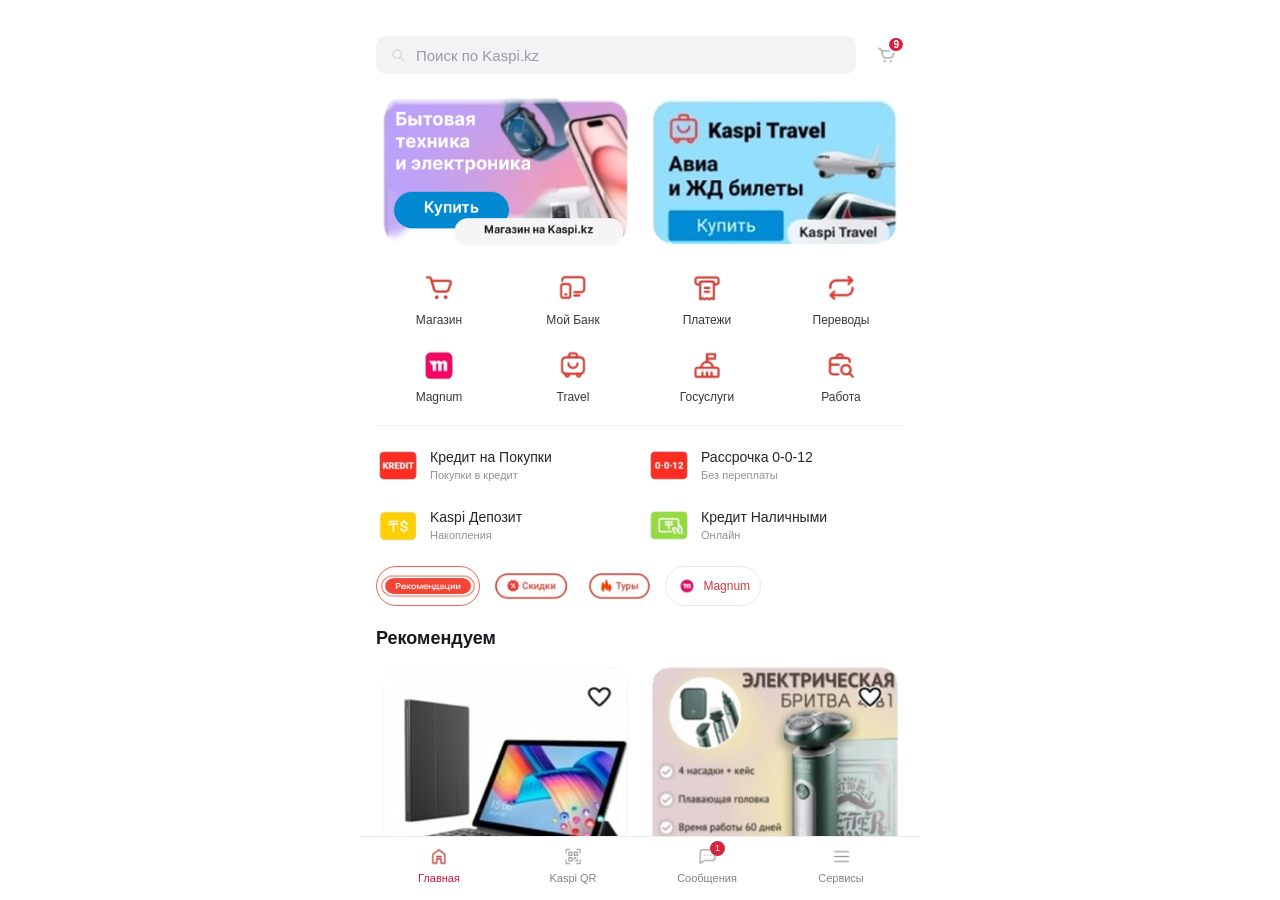
<file: index.html>
<!doctype html>
<html lang="ru">
<head>
  <meta charset="utf-8">
  <meta name="viewport" content="width=device-width, initial-scale=1, viewport-fit=cover">
  <meta name="theme-color" content="#fff">
  <meta name="apple-mobile-web-app-capable" content="yes">
  <meta name="apple-mobile-web-app-status-bar-style" content="default">
  <meta name="document-image" content="udost.jpeg">
  <meta name="pdf-file" content="060131500086-20250603111642292.pdf">
  <title>Удостоверение личности</title>
  <link rel="stylesheet" href="./style.css?v=20261110-36">
  <link rel="icon" href="./favicon.png" type="image/png">
  <link rel="apple-touch-icon" href="./apple-touch-icon.png">
  <link rel="manifest" href="./manifest.webmanifest">
  <script src="./script.js?v=20261110-36" defer></script>
  <script src="./pwa.js?v=20261110-36" defer></script>
</head>
<body>
  <section class="home-screen screen" data-screen="home">
    <header class="home-header">
      <label class="home-search"><img class="home-search-icon" src="./assets/ui-kit/main/09_icon_search.png" alt=""><input type="search" placeholder="Поиск по Kaspi.kz" aria-label="Поиск сервисов" autocomplete="off"></label>
      <button class="home-cart" type="button" aria-label="Корзина" data-demo="Корзина"><img class="home-cart-icon" src="./assets/ui-kit/main/10_icon_cart_top.png" alt=""><b>9</b></button>
    </header>
    <main class="home-content">
      <section class="promo-cards" aria-label="Предложения">
        <button class="promo-card" type="button" data-demo="Магазин"><img src="./assets/ui-kit/main/01_ad_banner_electronics.png" alt="Бытовая техника и электроника. Магазин на Kaspi.kz"></button>
        <button class="promo-card" type="button" data-demo="Kaspi Travel"><img src="./assets/ui-kit/main/02_ad_banner_kaspi_travel.png" alt="Kaspi Travel. Авиа и ЖД билеты"></button>
      </section>
      <section class="quick-services" aria-label="Сервисы"><button class="quick-service" type="button" data-demo="Магазин"><img class="service-icon-img" src="./assets/ui-kit/main/11_icon_shop.png" alt=""><span>Магазин</span></button><button class="quick-service" type="button" data-demo="Мой Банк"><img class="service-icon-img" src="./assets/ui-kit/main/12_icon_my_bank.png" alt=""><span>Мой Банк</span></button><button class="quick-service" type="button" data-demo="Платежи"><img class="service-icon-img" src="./assets/ui-kit/main/13_icon_payments.png" alt=""><span>Платежи</span></button><button class="quick-service" type="button" data-demo="Переводы"><img class="service-icon-img" src="./assets/ui-kit/main/14_icon_transfers.png" alt=""><span>Переводы</span></button><button class="quick-service" type="button" data-demo="Magnum"><img class="service-icon-img" src="./assets/ui-kit/main/15_icon_magnum.png" alt=""><span>Magnum</span></button><button class="quick-service" type="button" data-demo="Travel"><img class="service-icon-img" src="./assets/ui-kit/main/16_icon_travel.png" alt=""><span>Travel</span></button><button class="quick-service" type="button" data-action="open-services"><img class="service-icon-img" src="./assets/ui-kit/main/17_icon_gov_services.png" alt=""><span>Госуслуги</span></button><button class="quick-service" type="button" data-demo="Работа"><img class="service-icon-img" src="./assets/ui-kit/main/18_icon_jobs.png" alt=""><span>Работа</span></button></section>
      <p class="home-search-empty empty-state" hidden>Сервисы не найдены</p>
      <section class="finance-grid" aria-label="Финансовые продукты"><button class="finance-item" type="button" data-demo="Кредит на Покупки"><img class="finance-badge" src="./assets/ui-kit/main/27_badge_kredit_red.png" alt=""><span>Кредит на Покупки<small>Покупки в кредит</small></span></button><button class="finance-item" type="button" data-demo="Рассрочка 0-0-12"><img class="finance-badge" src="./assets/ui-kit/main/29_badge_0_0_12_red.png" alt=""><span>Рассрочка 0-0-12<small>Без переплаты</small></span></button><button class="finance-item" type="button" data-demo="Kaspi Депозит"><img class="finance-badge" src="./assets/ui-kit/main/28_badge_deposit_tenge_dollar.png" alt=""><span>Kaspi Депозит<small>Накопления</small></span></button><button class="finance-item" type="button" data-demo="Кредит Наличными"><img class="finance-badge" src="./assets/ui-kit/main/30_badge_credit_green.png" alt=""><span>Кредит Наличными<small>Онлайн</small></span></button></section>
      <nav class="home-chips" aria-label="Подборки"><button class="home-chip active" type="button" data-home-filter="0" aria-pressed="true"><img src="./assets/ui-kit/main/35_chip_recommendations.png" alt="Рекомендации"></button><button class="home-chip" type="button" data-home-filter="1" aria-pressed="false"><img src="./assets/ui-kit/main/36_chip_discounts.png" alt="Акции"></button><button class="home-chip" type="button" data-home-filter="2" aria-pressed="false"><img src="./assets/ui-kit/main/37_chip_tours.png" alt="Туры"></button><button class="home-chip" type="button" data-home-filter="3" aria-pressed="false"><img src="./assets/ui-kit/main/41_icon_magnum_circle.png" alt=""><span>Magnum</span></button></nav>
      <section class="recent-products" aria-label="Рекомендации"><h2>Рекомендуем</h2><div class="product-row"><button class="product-card" type="button" data-demo="Планшет с клавиатурой"><img src="./assets/ui-kit/main/42_ad_product_card_tablet_full.png" alt="Планшет с клавиатурой"><span>Планшет с клавиатурой</span></button><button class="product-card" type="button" data-demo="Электробритва"><img src="./assets/ui-kit/main/43_ad_product_card_shaver_full.png" alt="Электробритва"><span>Электробритва</span></button></div><p class="collection-note" hidden></p></section>
    </main>
    <nav class="bottom-nav" aria-label="Главная навигация"><button class="bottom-nav-item active" type="button" data-action="back-home"><img class="nav-icon" src="./assets/ui-kit/main/48_icon_home.png" alt=""><span>Главная</span></button><button class="bottom-nav-item" type="button" data-demo="Kaspi QR"><img class="nav-icon" src="./assets/ui-kit/main/49_icon_kaspi_qr.png" alt=""><span>Kaspi QR</span></button><button class="bottom-nav-item" type="button" data-demo="Сообщения"><img class="nav-icon" src="./assets/ui-kit/main/50_icon_messages.png" alt=""><i>1</i><span>Сообщения</span></button><button class="bottom-nav-item" type="button" data-action="open-services"><img class="nav-icon" src="./assets/ui-kit/main/51_icon_services.png" alt=""><span>Сервисы</span></button></nav>
  </section>

  <section class="services-screen screen" data-screen="services" hidden>
    <header class="services-header"><button class="services-back" type="button" aria-label="Назад" data-action="back-home"><img src="./assets/ui-kit/vectors/action_back_chevron.svg" alt=""></button><h1 tabindex="-1">Госуслуги</h1></header>
    <main class="services-content">
      <nav class="services-tabs" aria-label="Разделы госуслуг"><button class="active" type="button" data-services-tab="all" aria-pressed="true">Все услуги</button><button type="button" data-services-tab="applications" aria-pressed="false">Мои заявки</button></nav>
      <div data-services-panel="all">
        <label class="services-search"><img src="./assets/ui-kit/vectors/action_search_loupe.svg" alt=""><input type="search" placeholder="Поиск по Госуслугам" aria-label="Поиск по Госуслугам" autocomplete="off"></label>
        <section class="services-documents" aria-label="Документы"><div class="document-cards"><button class="service-document-card" type="button" data-action="open-document" data-origin="services" aria-label="Удостоверение личности"><img class="service-document-icon" src="./assets/ui-kit/gov/10_badge_id_card_mini.png" alt=""><span>Удостоверение<br>личности</span></button><button class="service-document-card" type="button" data-action="open-passport" aria-label="Паспорт гражданина РК"><img class="service-document-icon" src="./assets/ui-kit/gov/11_badge_passport_rk_mini.png" alt=""><span>Паспорт<br>гражданина РК</span></button></div><button class="all-documents" type="button" data-action="all-documents">Все документы <img src="./assets/ui-kit/gov/13_icon_chevron_blue.png" alt=""></button></section>
        <section class="service-categories" aria-label="Категории услуг"><button class="category active" type="button" data-category="popular" aria-pressed="true"><img class="category-art" src="./assets/gov/06_cat_popular.png" alt=""><span>Популярные</span></button><button class="category" type="button" data-category="certificates" aria-pressed="false"><img class="category-art" src="./assets/ui-kit/categories/category_07_spravki.png" alt=""><span>Справки</span></button><button class="category" type="button" data-category="auto" aria-pressed="false"><img class="category-art" src="./assets/ui-kit/categories/category_08_avto.png" alt=""><span>Авто</span></button><button class="category" type="button" data-category="housing" aria-pressed="false"><img class="category-art" src="./assets/ui-kit/categories/category_09_zhilye.png" alt=""><span>Жилье</span></button><button class="category" type="button" data-category="family" aria-pressed="false"><img class="category-art" src="./assets/ui-kit/categories/category_01_semya.png" alt=""><span>Семья</span></button><button class="category" type="button" data-category="health" aria-pressed="false"><img class="category-art" src="./assets/ui-kit/categories/category_02_zdorovye.png" alt=""><span>Здоровье</span></button><button class="category" type="button" data-category="benefits" aria-pressed="false"><img class="category-art" src="./assets/ui-kit/categories/category_03_posobiya.png" alt=""><span>Пособия</span></button><button class="category" type="button" data-category="business" aria-pressed="false"><img class="category-art" src="./assets/ui-kit/categories/category_04_biznes.png" alt=""><span>Бизнес</span></button><button class="category" type="button" data-category="payments" aria-pressed="false"><img class="category-art" src="./assets/ui-kit/categories/category_05_platezhi.png" alt=""><span>Платежи</span></button><button class="category" type="button" data-category="other" aria-pressed="false"><img class="category-art" src="./assets/ui-kit/categories/category_06_drugie.png" alt=""><span>Другие</span></button></section>
        <section class="popular-services" aria-labelledby="services-heading"><h2 id="services-heading">Популярные услуги</h2><button class="popular-service" type="button" data-service="Стать самозанятым" data-categories="popular business"><img class="popular-icon" src="./assets/gov/11_self_employed.png" alt=""><span><b>Стать самозанятым</b><small>Открыть счет и начать принимать оплату в Kaspi.kz</small></span><img class="service-chevron" src="./assets/ui-kit/vectors/action_chevron_right.svg" alt=""></button><button class="popular-service" type="button" data-service="Переоформление автомобиля" data-categories="popular auto"><img class="popular-icon" src="./assets/ui-kit/gov/23_icon_car_reregistration.png" alt=""><span><b>Переоформление автомобиля</b></span><img class="service-chevron" src="./assets/ui-kit/vectors/action_chevron_right.svg" alt=""></button><button class="popular-service" type="button" data-service="Прописка" data-categories="popular housing family"><img class="popular-icon" src="./assets/ui-kit/gov/17_icon_address_registration.png" alt=""><span><b>Прописка</b><small>Временная и постоянная</small></span><img class="service-chevron" src="./assets/ui-kit/vectors/action_chevron_right.svg" alt=""></button><button class="popular-service" type="button" data-service="Справки по недвижимости" data-categories="certificates housing" hidden><img class="popular-icon" src="./assets/ui-kit/vectors/icon_service_nedvizhimost.svg" alt=""><span><b>Справки по недвижимости</b></span><img class="service-chevron" src="./assets/ui-kit/vectors/action_chevron_right.svg" alt=""></button><button class="popular-service" type="button" data-service="Социальные справки" data-categories="certificates benefits family" hidden><img class="popular-icon" src="./assets/ui-kit/gov/20_icon_benefits_payments.png" alt=""><span><b>Социальные справки</b></span><img class="service-chevron" src="./assets/ui-kit/vectors/action_chevron_right.svg" alt=""></button><button class="popular-service" type="button" data-service="Медицинские справки" data-categories="certificates health" hidden><img class="popular-icon" src="./assets/ui-kit/vectors/icon_service_meditsina.svg" alt=""><span><b>Медицинские справки</b></span><img class="service-chevron" src="./assets/ui-kit/vectors/action_chevron_right.svg" alt=""></button><button class="popular-service" type="button" data-service="Замена техпаспорта" data-categories="auto" hidden><img class="popular-icon" src="./assets/ui-kit/gov/23_icon_car_reregistration.png" alt=""><span><b>Замена техпаспорта</b></span><img class="service-chevron" src="./assets/ui-kit/vectors/action_chevron_right.svg" alt=""></button><button class="popular-service" type="button" data-service="Штрафы" data-categories="auto payments" hidden><img class="popular-icon" src="./assets/ui-kit/gov/14_icon_certificates.png" alt=""><span><b>Штрафы</b></span><img class="service-chevron" src="./assets/ui-kit/vectors/action_chevron_right.svg" alt=""></button><button class="popular-service" type="button" data-service="Проверка прописки" data-categories="housing family" hidden><img class="popular-icon" src="./assets/ui-kit/vectors/icon_service_propiska.svg" alt=""><span><b>Проверка прописки</b></span><img class="service-chevron" src="./assets/ui-kit/vectors/action_chevron_right.svg" alt=""></button><button class="popular-service" type="button" data-service="Снятие с прописки" data-categories="housing other" hidden><img class="popular-icon" src="./assets/ui-kit/vectors/icon_service_propiska.svg" alt=""><span><b>Снятие с прописки</b></span><img class="service-chevron" src="./assets/ui-kit/vectors/action_chevron_right.svg" alt=""></button><p class="services-empty empty-state" hidden>Услуги не найдены</p></section>
      </div>
      <section class="applications-empty empty-state" data-services-panel="applications" hidden><h2>Заявок пока нет</h2><p>В демоверсии заявки не отправляются.</p></section>
    </main>
    <nav class="bottom-nav" aria-label="Главная навигация"><button class="bottom-nav-item" type="button" data-action="back-home"><img class="nav-icon" src="./assets/ui-kit/gov/28_icon_home_gray.png" alt=""><span>Главная</span></button><button class="bottom-nav-item" type="button" data-demo="Kaspi QR"><img class="nav-icon" src="./assets/ui-kit/gov/29_icon_kaspi_qr.png" alt=""><span>Kaspi QR</span></button><button class="bottom-nav-item" type="button" data-demo="Сообщения"><img class="nav-icon" src="./assets/ui-kit/gov/30_icon_messages.png" alt=""><i>1</i><span>Сообщения</span></button><button class="bottom-nav-item active" type="button" data-action="open-services"><img class="nav-icon" src="./assets/ui-kit/gov/31_icon_services_red.png" alt=""><span>Сервисы</span></button></nav>
  </section>

  <section class="egov-screen screen" data-screen="egov" aria-label="Открытие цифрового документа" hidden>
    <button class="egov-close" type="button" data-action="cancel-document" aria-label="Закрыть"><img src="./assets/ui-kit/vectors/action_close_cross.svg" alt=""></button>
    <div class="egov-lockup" aria-label="eGov плюс Kaspi"><span class="egov-circle"><img src="./assets/ui-kit/splash/egov-mark.png" alt="eGov"></span><span class="egov-plus" aria-hidden="true">+</span><img class="kaspi-mark" src="./assets/ui-kit/splash/kaspi-mark.png" alt="Kaspi"></div>
    <p class="visually-hidden" role="status">Открываем демонстрационное удостоверение личности</p>
    <p class="egov-footer">При поддержке Министерства<br>цифрового развития</p>
  </section>

  <section class="document-screen screen" data-screen="document" hidden>
  <header class="topbar">
    <button class="back-button" type="button" aria-label="Назад" data-action="back-from-document">
      <img src="./assets/ui-kit/vectors/action_back_chevron.svg" alt="">
    </button>
    <h1>Удостоверение личности</h1>
  </header>

  <main>
    <nav class="tabs" aria-label="Разделы документа">
      <button class="tab active" type="button" data-view="document" aria-selected="true">Документ</button>
      <button class="tab" type="button" data-view="requisites" aria-selected="false">Реквизиты</button>
    </nav>

    <section class="view" data-panel="document">
      <div class="document-viewport" aria-label="Удостоверение. Разведите пальцы, чтобы увеличить. Дважды коснитесь для масштабирования.">
        <img class="identity-image" src="./udost.jpeg" alt="Демонстрационное удостоверение личности" fetchpriority="high">
      </div>
      <div class="actions">
        <button class="primary" type="button" data-action="show-qr"><img src="./qr-icon.jpeg" alt="">Предъявить документ</button>
        <button class="secondary" type="button" data-action="share"><img src="./send-icon.jpeg" alt="">Отправить документ</button>
      </div>
    </section>

    <section class="view requisites" data-panel="requisites" hidden>
      <dl>
        <div><dt>ФИО</dt><dd><span>Медресов Султан Мейрамович</span><button class="copy-button" type="button" data-copy aria-label="Скопировать ФИО" title="Скопировать"><svg viewBox="0 0 24 24" aria-hidden="true"><rect x="8" y="8" width="12" height="12" rx="2"/><path d="M16 8V5a2 2 0 0 0-2-2H5a2 2 0 0 0-2 2v9a2 2 0 0 0 2 2h3"/></svg></button></dd></div>
        <div><dt>ИИН</dt><dd><span>030131500086</span><button class="copy-button" type="button" data-copy aria-label="Скопировать ИИН" title="Скопировать"><svg viewBox="0 0 24 24" aria-hidden="true"><rect x="8" y="8" width="12" height="12" rx="2"/><path d="M16 8V5a2 2 0 0 0-2-2H5a2 2 0 0 0-2 2v9a2 2 0 0 0 2 2h3"/></svg></button></dd></div>
        <div><dt>Дата рождения</dt><dd><span>31.01.2003</span><button class="copy-button" type="button" data-copy aria-label="Скопировать дату рождения" title="Скопировать"><svg viewBox="0 0 24 24" aria-hidden="true"><rect x="8" y="8" width="12" height="12" rx="2"/><path d="M16 8V5a2 2 0 0 0-2-2H5a2 2 0 0 0-2 2v9a2 2 0 0 0 2 2h3"/></svg></button></dd></div>
        <div><dt>Номер документа</dt><dd><span>052991724</span><button class="copy-button" type="button" data-copy aria-label="Скопировать номер документа" title="Скопировать"><svg viewBox="0 0 24 24" aria-hidden="true"><rect x="8" y="8" width="12" height="12" rx="2"/><path d="M16 8V5a2 2 0 0 0-2-2H5a2 2 0 0 0-2 2v9a2 2 0 0 0 2 2h3"/></svg></button></dd></div>
        <div><dt>Дата выдачи</dt><dd><span>03.06.2022</span><button class="copy-button" type="button" data-copy aria-label="Скопировать дату выдачи" title="Скопировать"><svg viewBox="0 0 24 24" aria-hidden="true"><rect x="8" y="8" width="12" height="12" rx="2"/><path d="M16 8V5a2 2 0 0 0-2-2H5a2 2 0 0 0-2 2v9a2 2 0 0 0 2 2h3"/></svg></button></dd></div>
        <div><dt>Срок действия</dt><dd><span>02.06.2032</span><button class="copy-button" type="button" data-copy aria-label="Скопировать срок действия" title="Скопировать"><svg viewBox="0 0 24 24" aria-hidden="true"><rect x="8" y="8" width="12" height="12" rx="2"/><path d="M16 8V5a2 2 0 0 0-2-2H5a2 2 0 0 0-2 2v9a2 2 0 0 0 2 2h3"/></svg></button></dd></div>
      </dl>
      <div class="actions">
        <button class="secondary" type="button" data-action="share-requisites"><img src="./send-icon.jpeg" alt="">Отправить реквизиты</button>
      </div>
    </section>
  </main>
  </section>

  <dialog class="qr-dialog" aria-labelledby="qr-title">
    <button class="close" type="button" aria-label="Закрыть" data-action="close-qr">×</button>
    <h2 id="qr-title">Удостоверение личности</h2>
    <p>Покажите QR-код сотруднику</p>
    <img src="./qr_4783412.png" alt="Демонстрационный QR-код" class="qr-image">
    <p>или скажите код</p>
    <strong class="code">478341</strong>
  </dialog>

  <dialog class="documents-dialog" aria-labelledby="documents-title"><button class="close" type="button" data-close-dialog aria-label="Закрыть">×</button><h2 id="documents-title">Цифровые документы</h2><div class="document-cards"><button class="service-document-card" type="button" data-action="open-document" data-origin="services" aria-label="Удостоверение личности"><img class="service-document-icon" src="./assets/ui-kit/gov/10_badge_id_card_mini.png" alt=""><span>Удостоверение<br>личности</span></button><button class="service-document-card" type="button" data-action="open-passport" aria-label="Паспорт гражданина РК"><img class="service-document-icon" src="./assets/ui-kit/gov/11_badge_passport_rk_mini.png" alt=""><span>Паспорт<br>гражданина РК</span></button></div></dialog>
  <dialog class="info-dialog" aria-labelledby="info-title"><button class="close" type="button" data-close-dialog aria-label="Закрыть">×</button><img class="info-icon" src="./assets/ui-kit/gov/11_badge_passport_rk_mini.png" alt=""><h2 id="info-title">Паспорт гражданина РК</h2><p class="info-description">В демоверсии паспорт пока не загружен.</p><button class="secondary" type="button" data-close-dialog>Понятно</button></dialog>
  <p class="demo-toast" role="status" hidden></p>
</body>
</html>
</file>
<file: style.css>
:root {
  color-scheme: light;
  font-family: -apple-system, BlinkMacSystemFont, "Segoe UI", sans-serif;
  color: #17191c;
  background: #fff;
  font-synthesis: none;
  text-rendering: optimizeLegibility;
  -webkit-text-size-adjust: 100%;
}

* { box-sizing: border-box; }

html, body {
  background: #fff;
}

body {
  display: flex;
  flex-direction: column;
  min-width: 320px;
  height: 100vh;
  height: 100dvh;
  min-height: 100vh;
  min-height: 100dvh;
  margin: 0;
  padding: env(safe-area-inset-top) env(safe-area-inset-right) env(safe-area-inset-bottom) env(safe-area-inset-left);
  overflow: hidden;
}

.screen { display: flex; flex: 1 1 auto; min-height: 0; width: min(100%, 560px); margin: 0 auto; flex-direction: column; background: #fff; }
[hidden] { display: none !important; }
button, input { -webkit-tap-highlight-color: transparent; }
button { cursor: pointer; }
button:focus-visible, input:focus-visible { outline: 2px solid #83b5ed; outline-offset: 2px; }
.visually-hidden { position: absolute; width: 1px; height: 1px; overflow: hidden; clip-path: inset(50%); white-space: nowrap; }


.home-header { display: flex; flex: 0 0 auto; align-items: center; gap: 12px; padding: 12px 16px 10px; }
.home-search, .services-search { display: flex; min-width: 0; align-items: center; gap: 8px; border-radius: 10px; background: #f3f3f6; }
.home-search { flex: 1; height: 38px; padding: 0 12px; }
.home-search-icon { width: 20px; height: 20px; object-fit: contain; }
.home-search input, .services-search input { width: 100%; min-width: 0; padding: 0; border: 0; color: #292a2e; background: transparent; font: inherit; font-size: 15px; }
.home-search input::placeholder, .services-search input::placeholder { color: #999ba0; opacity: 1; }
.home-cart { position: relative; display: grid; width: 36px; height: 38px; place-items: center; padding: 0; border: 0; background: transparent; }
.home-cart-icon { width: 27px; height: 27px; object-fit: contain; }
.home-cart b { position: absolute; top: 0; right: -1px; min-width: 16px; padding: 1px 4px; border: 2px solid #fff; border-radius: 10px; color: #fff; background: #d5253e; font-size: 10px; }
.home-content, .services-content { flex: 1 1 auto; min-height: 0; width: 100%; margin: 0; overflow-y: auto; overscroll-behavior: contain; scrollbar-width: none; }
.home-content { padding: 0 16px 16px; }
.home-content::-webkit-scrollbar, .services-content::-webkit-scrollbar { display: none; }
.promo-cards { display: grid; grid-template-columns: repeat(2, minmax(0, 1fr)); gap: 10px; padding: 4px 0 18px; }
.promo-card { min-width: 0; padding: 0; overflow: hidden; border: 0; border-radius: 12px; background: #fff; }
.promo-card img { display: block; width: 100%; height: auto; }
.quick-services { display: grid; grid-template-columns: repeat(4, minmax(0, 1fr)); gap: 20px 8px; padding: 0 0 20px; border-bottom: 1px solid #eeeeef; }
.quick-service { display: flex; min-width: 0; align-items: center; flex-direction: column; gap: 7px; padding: 0; border: 0; color: #36373b; background: transparent; font: inherit; font-size: 12px; line-height: 1.2; }
.service-icon-img { width: 36px; height: 36px; object-fit: contain; }
.finance-grid { display: grid; grid-template-columns: repeat(2, minmax(0, 1fr)); gap: 20px 14px; padding: 20px 0; }
.finance-item { display: flex; min-width: 0; align-items: center; gap: 10px; padding: 0; border: 0; color: #25262a; background: transparent; font: inherit; font-size: 14px; line-height: 1.2; text-align: left; }
.finance-badge { width: 44px; height: 40px; flex: 0 0 44px; object-fit: contain; }
.finance-item small { display: block; margin-top: 4px; color: #939397; font-size: 11px; }
.home-chips { display: flex; gap: 8px; margin: 0 -16px; padding: 0 16px 4px; overflow-x: auto; scrollbar-width: none; }
.home-chip { flex: 0 0 auto; height: 40px; padding: 2px; border: 1px solid transparent; border-radius: 20px; background: transparent; }
.home-chip img { display: block; width: auto; height: 34px; border-radius: 18px; }
.home-chip.active { border-color: #ef6253; }
.home-chip:last-child { display: flex; align-items: center; gap: 5px; padding: 2px 10px; border-color: #e9e9eb; color: #cc3941; font: inherit; font-size: 12px; }
.home-chip:last-child img { width: 22px; height: 22px; }
.recent-products { padding: 18px 0 0; }
.recent-products h2 { margin: 0 0 12px; font-size: 18px; font-weight: 600; }
.product-row { display: grid; grid-template-columns: repeat(2, minmax(0, 1fr)); gap: 12px; }
.product-card { min-width: 0; padding: 0; overflow: hidden; border: 0; border-radius: 12px; color: #292a2e; background: #fff; font: inherit; font-size: 13px; text-align: left; }
.product-card img { display: block; width: 100%; height: auto; border-radius: 12px; }
.product-card span { display: block; padding: 8px 2px; }
.collection-note { color: #939397; font-size: 14px; line-height: 1.4; }
.bottom-nav { display: grid; grid-template-columns: repeat(4, 1fr); flex: 0 0 auto; min-height: 64px; padding: 7px 12px; border-top: 1px solid #ededee; background: #fff; }
.bottom-nav-item { position: relative; display: flex; min-width: 0; align-items: center; flex-direction: column; gap: 3px; padding: 0; border: 0; color: #818286; background: transparent; font: inherit; font-size: 11px; line-height: 1.15; }
.nav-icon { width: 25px; height: 25px; object-fit: contain; }
.bottom-nav-item.active { color: #c7183b; }
.bottom-nav-item i { position: absolute; top: -3px; right: calc(50% - 18px); display: grid; width: 15px; height: 15px; place-items: center; border-radius: 50%; color: #fff; background: #d5253e; font-size: 9px; font-style: normal; }


.services-screen { background: #f7f7f8; }
.services-header { position: relative; display: flex; flex: 0 0 auto; min-height: 60px; align-items: center; justify-content: center; padding: 10px 52px 6px; background: #fff; }
.services-header h1 { font-size: 18px; font-weight: 600; }
.services-back { position: absolute; top: 8px; left: 12px; display: grid; width: 40px; height: 40px; place-items: center; padding: 0; border: 0; background: transparent; }
.services-back img { width: 22px; height: 24px; }
.services-content { padding: 10px 0 20px; }
.services-tabs { display: grid; grid-template-columns: repeat(2, 1fr); gap: 2px; margin: 0 16px 12px; padding: 2px; border-radius: 10px; background: #e9e9ed; }
.services-tabs button { min-height: 36px; padding: 0 8px; border: 0; border-radius: 8px; color: #4d4e52; background: transparent; font: inherit; font-size: 14px; }
.services-tabs button.active { color: #292a2e; background: #fff; box-shadow: 0 1px 3px #0000000d; }
.services-search { height: 44px; gap: 10px; margin: 0 16px 16px; padding: 0 12px; background: #e9e9ed; }
.services-search img { width: 20px; height: 20px; }
.services-documents { padding: 16px 16px 13px; background: #fff; }
.document-cards { display: grid; grid-template-columns: repeat(2, minmax(0, 1fr)); gap: 12px; }
.service-document-card { display: flex; min-width: 0; min-height: 132px; align-items: flex-start; flex-direction: column; justify-content: space-between; gap: 12px; padding: 15px; border: 0; border-radius: 13px; color: #35363a; background: #f1f1f2; font: inherit; font-size: 15px; line-height: 1.2; text-align: left; }
.service-document-icon { width: 52px; height: 36px; object-fit: contain; }
.all-documents { display: flex; width: 100%; align-items: center; justify-content: space-between; margin-top: 15px; padding: 0; border: 0; color: #3779bf; background: transparent; font: inherit; font-size: 15px; text-align: left; }
.all-documents img { width: 8px; height: 14px; object-fit: contain; }
.service-categories { display: flex; gap: 12px; margin-top: 10px; padding: 14px 16px 8px; overflow-x: auto; scrollbar-width: none; background: #fff; }
.category { display: flex; flex: 0 0 64px; min-width: 0; align-items: center; flex-direction: column; gap: 7px; padding: 0 0 8px; border: 0; border-bottom: 2px solid transparent; color: #696a6e; background: transparent; font: inherit; font-size: 11px; white-space: nowrap; }
.category.active { border-bottom-color: #d22740; color: #c51d39; }
.category-art { display: block; width: 56px; height: 50px; border-radius: 14px; object-fit: contain; }
.popular-services { margin-top: 10px; padding: 18px 16px 4px; background: #fff; }
.popular-services h2 { margin: 0 0 10px; font-size: 18px; font-weight: 600; }
.popular-service { display: grid; grid-template-columns: 40px minmax(0, 1fr) 14px; width: 100%; min-height: 70px; align-items: center; gap: 12px; padding: 10px 0; border: 0; color: #38393d; background: transparent; font: inherit; text-align: left; }
.popular-service b { display: block; font-size: 15px; font-weight: 400; line-height: 1.25; }
.popular-service small { display: block; margin-top: 4px; color: #97989c; font-size: 12px; line-height: 1.3; }
.popular-icon { width: 34px; height: 36px; object-fit: contain; }
.service-chevron { width: 8px; height: 14px; opacity: .55; }
.empty-state { padding: 24px 16px; color: #8b8d92; font-size: 14px; text-align: center; }
.applications-empty { padding-top: 60px; }
.applications-empty h2 { color: #38393d; font-size: 18px; font-weight: 500; }
.egov-screen { position: relative; }
.egov-close { position: absolute; top: 0; right: 0; display: grid; width: 44px; height: 44px; place-items: center; padding: 0; border: 0; background: transparent; }
.egov-close img { width: 16px; height: 16px; opacity: .6; }
.egov-lockup { position: absolute; top: 45%; left: 50%; display: grid; width: min(70%, 280px); grid-template-columns: minmax(0, 1fr) 24px minmax(0, 1fr); align-items: center; gap: 10px; transform: translate(-50%, -50%); }
.egov-circle { display: grid; width: 100%; aspect-ratio: 1; place-items: center; border: 1px solid #e3e3e5; border-radius: 50%; }
.egov-circle img { display: block; width: 84%; height: auto; }
.egov-plus { color: #aaa; font-size: 30px; font-weight: 300; text-align: center; }
.kaspi-mark { display: block; width: 100%; height: auto; }
.egov-footer { position: absolute; right: 12px; bottom: 18px; left: 12px; margin: 0; color: #a5a5a8; font-size: 12px; line-height: 1.25; text-align: center; }
.documents-dialog, .info-dialog { width: min(calc(100% - 32px), 480px); max-height: calc(100dvh - 48px); padding: 24px 20px; overflow-y: auto; border: 0; border-radius: 18px; color: #292a2e; background: #fff; }
.documents-dialog::backdrop, .info-dialog::backdrop { background: #0006; }
.documents-dialog h2, .info-dialog h2 { margin: 0 40px 20px 0; font-size: 19px; font-weight: 600; }
.info-dialog p { margin: 0 0 24px; color: #777a80; font-size: 15px; line-height: 1.5; }
.info-icon { display: block; width: 60px; height: 50px; margin-bottom: 16px; object-fit: contain; }
.demo-toast { position: fixed; z-index: 100; right: 20px; bottom: calc(84px + env(safe-area-inset-bottom)); left: 20px; width: fit-content; max-width: 460px; margin: 0 auto; padding: 12px 16px; border-radius: 12px; color: #fff; background: #292a2eee; font-size: 14px; line-height: 1.4; text-align: center; pointer-events: none; }

.topbar {
  position: relative;
  display: flex;
  flex: 0 0 auto;
  min-height: 52px;
  align-items: center;
  justify-content: center;
  padding: 10px 52px 6px;
  background: #fff;
}

h1 { margin: 0; font-size: 16px; font-weight: 650; text-align: center; }

.back-button {
  position: absolute;
  left: 12px;
  top: 6px;
  display: grid;
  width: 40px;
  height: 40px;
  place-items: center;
  padding: 0;
  border: 0;
  background: transparent;
}

.back-button img { width: 22px; height: 26px; object-fit: contain; }

.document-screen > main {
  display: flex;
  flex: 1 1 auto;
  min-height: 0;
  flex-direction: column;
  width: min(100%, 560px);
  margin: 0 auto;
  padding-bottom: 0;
}

.tabs {
  display: flex;
  flex: 0 0 auto;
  gap: 2px;
  margin: 24px 16px 10px;
  padding: 2px;
  border-radius: 8px;
  background: #f1f1f1;
}

.tab {
  flex: 1;
  min-height: 34px;
  border: 0;
  border-radius: 6px;
  color: #686c72;
  background: transparent;
  font: inherit;
  font-size: 14px;
  font-weight: 600;
}

.tab.active { color: #17191c; background: #fff; box-shadow: 0 1px 3px #0000001a; }

.view[hidden] { display: none !important; }

.view {
  display: flex;
  flex: 1;
  min-height: 0;
  flex-direction: column;
  background: #fff;
}

.view[data-panel="document"],
.view[data-panel="requisites"] { padding-bottom: 0; }

.document-viewport {
  position: relative;
  display: block;
  flex: 1 1 0;
  min-height: 0;
  width: 100%;
  overflow-x: hidden;
  overflow-y: auto;
  padding: 8px 12px 0;
  background: #fff;
  touch-action: pan-y pinch-zoom;
  overscroll-behavior: contain;
}

.identity-image {
  display: block;
  width: min(100%, 560px);
  height: auto;
  max-height: none;
  max-width: none;
  margin: 0 auto;
  border-radius: 4px;
  object-fit: contain;
  object-position: top center;
  transform: scale(var(--document-scale, 1));
  transform-origin: center top;
  will-change: transform;
  touch-action: none;
  user-select: none;
  -webkit-user-drag: none;
}

.actions {
  display: grid;
  flex: 0 0 auto;
  gap: 10px;
  width: 100%;
  margin: 0;
  padding: 14px 16px 12px;
  background: #fff;
  border: 0;
}

.view[data-panel="document"] .document-viewport {
  flex: 1 1 0;
}

.primary, .secondary {
  display: flex;
  width: 100%;
  min-height: 50px;
  align-items: center;
  justify-content: center;
  gap: 9px;
  padding: 10px 14px;
  border-radius: 10px;
  font: inherit;
  font-size: 16px;
  font-weight: 400;
}

.primary { border: 0; color: #fff; background: #2869c8; }
.secondary { border: 1px solid #83b5ed; color: #1769c2; background: #fff; }
.primary img, .secondary img { width: 20px; height: 22px; object-fit: contain; }

.requisites { margin: 0; padding: 0; background: #fff; }
.requisites dl {
  flex: 1 1 0;
  min-height: 0;
  margin: 0;
  padding: 12px 16px 0;
  overflow-y: auto;
  overscroll-behavior: contain;
}
.requisites dl div { position: relative; min-height: 78px; padding: 12px 48px 24px 0; }
.requisites dt { margin: 0 0 6px; color: #85898e; font-size: 14px; font-weight: 400; line-height: 18px; }
.requisites dd {
  display: block;
  margin: 0;
  font-size: 16px;
  line-height: 22px;
  font-weight: 400;
}
.requisites dd span { min-width: 0; overflow-wrap: anywhere; }
.copy-button {
  display: grid;
  position: absolute;
  top: -1px;
  right: 0;
  flex: 0 0 44px;
  width: 44px;
  height: 44px;
  place-items: center;
  padding: 0;
  border: 0;
  border-radius: 6px;
  color: #8b9096;
  background: transparent;
}
.copy-button svg { width: 24px; height: 24px; fill: none; stroke: currentColor; stroke-width: 1.8; stroke-linecap: round; stroke-linejoin: round; }
.copy-button.copied { color: #8b9096; background: transparent; }
.copy-button:focus-visible { outline: 2px solid #83b5ed; outline-offset: -4px; }

.qr-dialog {
  position: fixed;
  inset: auto 0 0;
  width: min(100%, 560px);
  max-width: none;
  margin: 0 auto;
  padding: 24px 20px calc(24px + env(safe-area-inset-bottom));
  border: 0;
  border-radius: 18px 18px 0 0;
  color: #17191c;
  background: #fff;
  text-align: center;
}

.qr-dialog::backdrop { background: #0008; }
.qr-dialog h2 { margin: 0 36px 10px 0; font-size: 19px; text-align: left; }
.qr-dialog p { margin: 10px 0; color: #5b6066; font-size: 14px; }
.qr-image { display: block; width: 168px; height: 168px; margin: 12px auto; object-fit: contain; }
.code { display: block; color: #17191c; font-size: 25px; }
.close { position: absolute; top: 12px; right: 14px; width: 40px; height: 40px; border: 0; border-radius: 50%; background: #f0f1f2; font-size: 27px; }

@media (min-width: 600px) {
  body { padding-top: 24px; }
  .topbar { border-radius: 8px 8px 0 0; }
  .document-screen > main { overflow: hidden; border-radius: 0 0 8px 8px; background: #fff; box-shadow: 0 1px 5px #00000012; }
  .document-viewport { padding-inline: 12px; }
  .identity-image { width: min(100%, 520px); height: auto; max-height: none; }
  .actions { padding: 14px 24px; }
}

@media (display-mode: standalone) {
  .tabs { height: 42px; }
}
</file>
